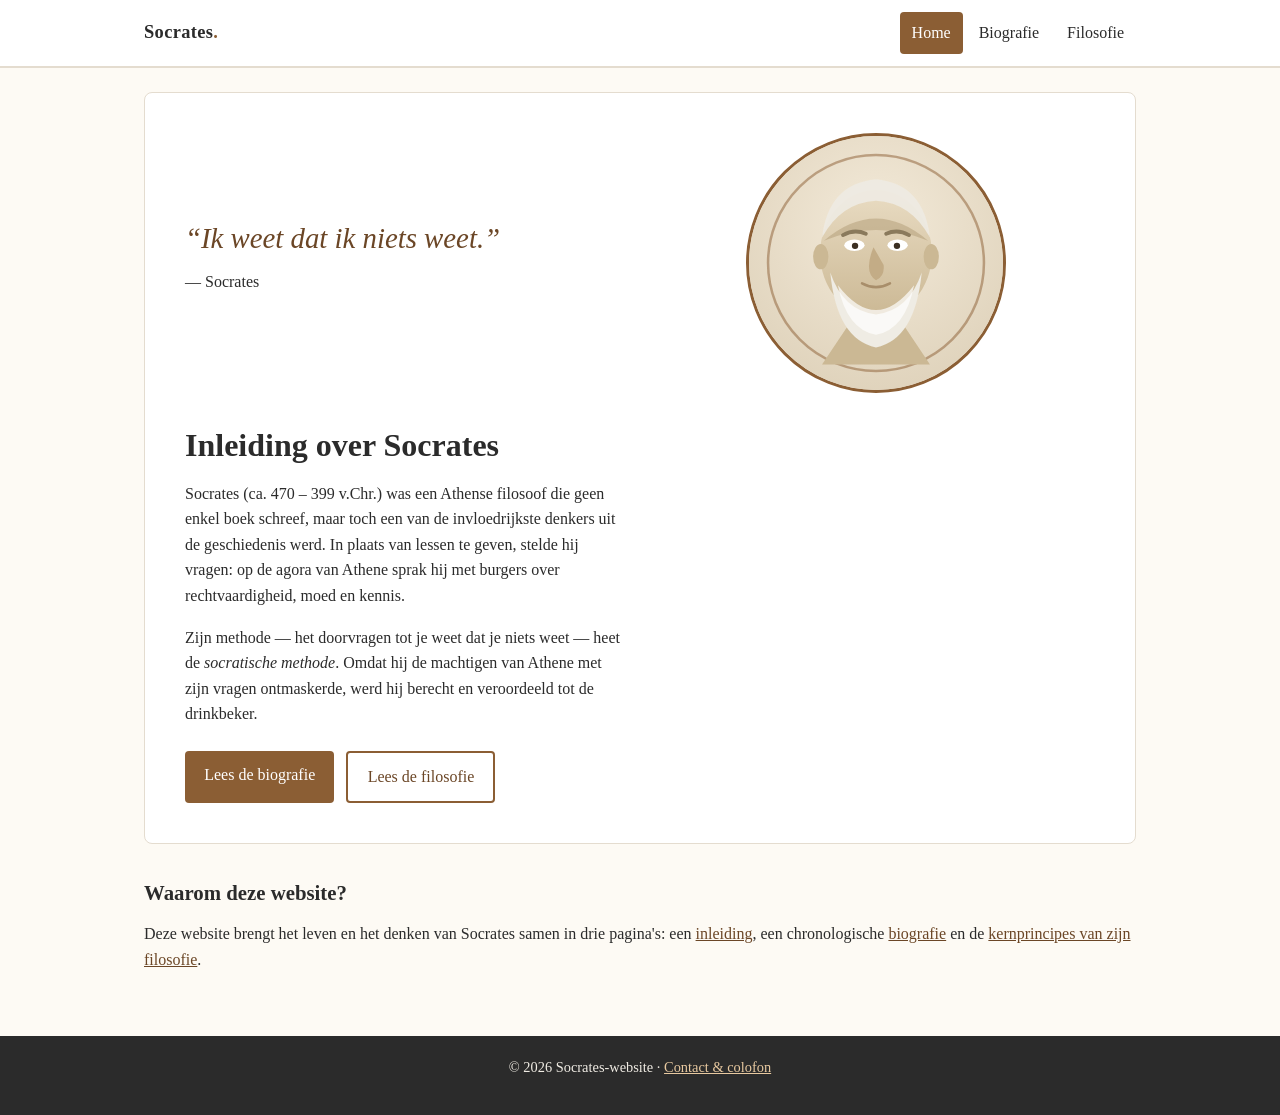
<file: index.html>
<!DOCTYPE html>
<html lang="nl">
<head>
  <meta charset="UTF-8">
  <meta name="viewport" content="width=device-width, initial-scale=1.0">
  <title>Homepagina met inleiding over Socrates</title>
  <meta name="description" content="Homepagina met inleiding over Socrates: wie was Socrates en waarom is zijn denken nog steeds belangrijk?">
  <link rel="stylesheet" href="css/style.css">
</head>
<body>
  <header class="site-header">
    <nav class="nav-inner" aria-label="Hoofdmenu">
      <a class="logo" href="index.html">Socrates<span>.</span></a>
      <button class="menu-knop" id="menuKnop" aria-expanded="false" aria-controls="menuList" aria-label="Menu openen">&#9776;</button>
      <ul class="menu-list" id="menuList">
        <li><a href="index.html" class="actief" aria-current="page">Home</a></li>
        <li><a href="biografie.html">Biografie</a></li>
        <li><a href="filosofie.html">Filosofie</a></li>
      </ul>
    </nav>
  </header>

  <main>
    <section class="hero" id="hero">
      <div>
        <p class="hero-citaat" id="heroCitaat">&ldquo;Ik weet dat ik niets weet.&rdquo;</p>
        <p class="hero-auteur">&mdash; Socrates</p>
      </div>
      <img class="hero-afbeelding"
           src="img/socrates.svg"
           alt="Illustratie van Socrates">
      <div>
        <h1>Inleiding over Socrates</h1>
        <p>
          Socrates (ca. 470 &ndash; 399 v.Chr.) was een Athense filosoof die geen enkel boek
          schreef, maar toch een van de invloedrijkste denkers uit de geschiedenis werd.
          In plaats van lessen te geven, stelde hij vragen: op de agora van Athene sprak hij
          met burgers over rechtvaardigheid, moed en kennis.
        </p>
        <p>
          Zijn methode &mdash; het doorvragen tot je weet dat je niets weet &mdash; heet de
          <em>socratische methode</em>. Omdat hij de machtigen van Athene met zijn vragen
          ontmaskerde, werd hij berecht en veroordeeld tot de drinkbeker.
        </p>
        <div class="knoppen">
          <a class="knop" href="biografie.html">Lees de biografie</a>
          <a class="knop secundair" href="filosofie.html">Lees de filosofie</a>
        </div>
      </div>
    </section>

    <section>
      <h2>Waarom deze website?</h2>
      <p>
        Deze website brengt het leven en het denken van Socrates samen in drie pagina's:
        een <a href="index.html">inleiding</a>, een chronologische
        <a href="biografie.html">biografie</a> en de
        <a href="filosofie.html">kernprincipes van zijn filosofie</a>.
      </p>
    </section>
  </main>

  <footer class="site-footer">
    <p>&copy; 2026 Socrates-website &middot; <a href="filosofie.html">Contact &amp; colofon</a></p>
  </footer>

  <script src="js/main.js"></script>
</body>
</html>
</file>
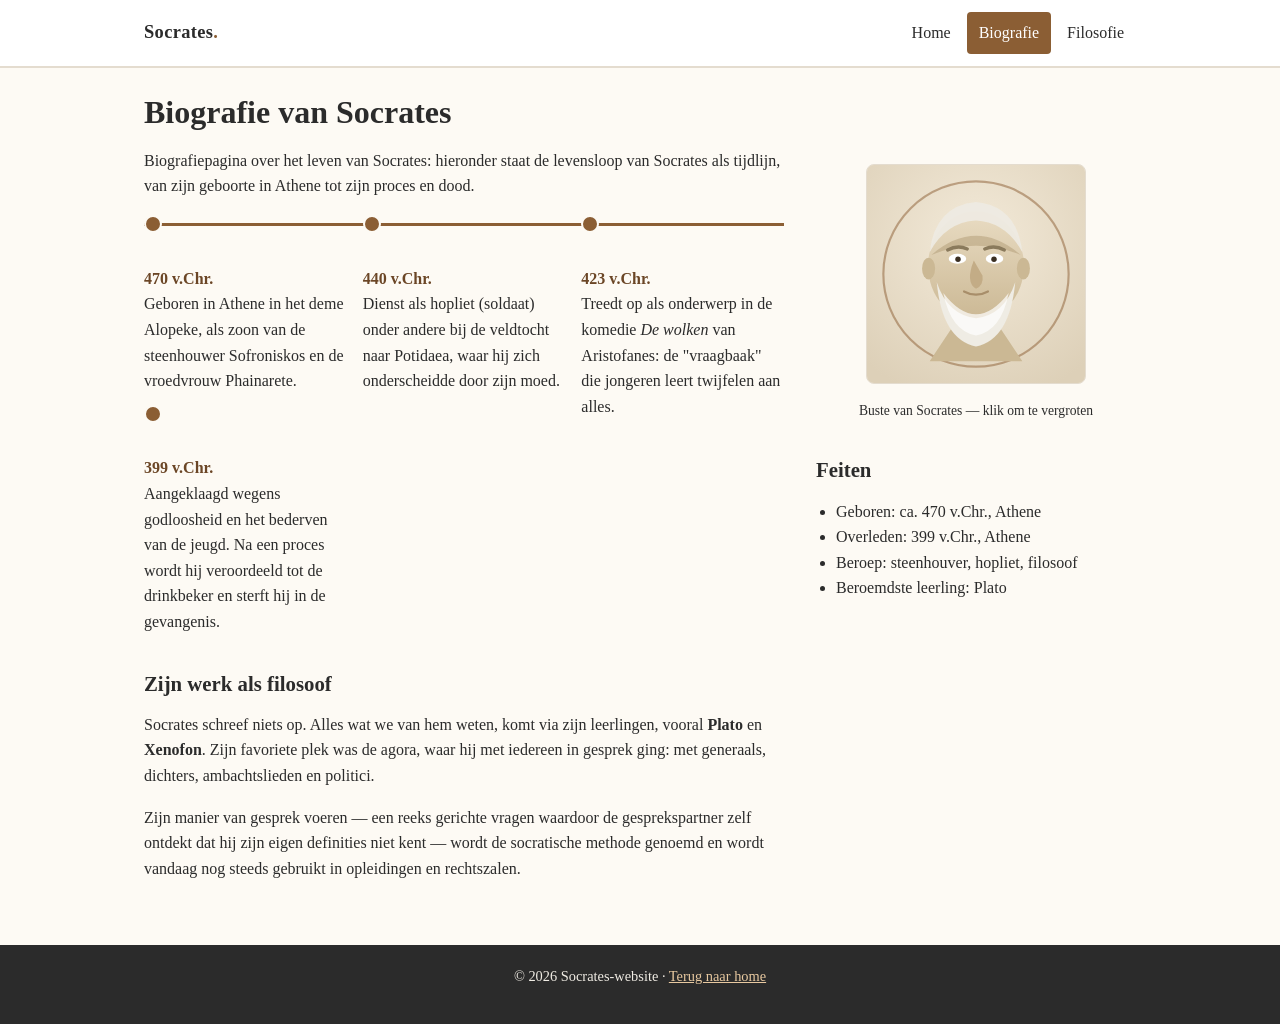
<file: biografie.html>
<!DOCTYPE html>
<html lang="nl">
<head>
  <meta charset="UTF-8">
  <meta name="viewport" content="width=device-width, initial-scale=1.0">
  <title>Biografiepagina over het leven van Socrates</title>
  <meta name="description" content="Biografiepagina over het leven van Socrates: tijdlijn van geboorte in Athene tot zijn dood in 399 v.Chr.">
  <link rel="stylesheet" href="css/style.css">
</head>
<body>
  <header class="site-header">
    <nav class="nav-inner" aria-label="Hoofdmenu">
      <a class="logo" href="index.html">Socrates<span>.</span></a>
      <button class="menu-knop" id="menuKnop" aria-expanded="false" aria-controls="menuList" aria-label="Menu openen">&#9776;</button>
      <ul class="menu-list" id="menuList">
        <li><a href="index.html">Home</a></li>
        <li><a href="biografie.html" class="actief" aria-current="page">Biografie</a></li>
        <li><a href="filosofie.html">Filosofie</a></li>
      </ul>
    </nav>
  </header>

  <main>
    <h1>Biografie van Socrates</h1>

    <div class="biografie-grid">
      <div>
        <p>
          Biografiepagina over het leven van Socrates: hieronder staat de levensloop van
          Socrates als tijdlijn, van zijn geboorte in Athene tot zijn proces en dood.
        </p>

        <ul class="tijdlijn" id="tijdlijn">
          <li>
            <span class="jaar">470 v.Chr.</span>
            Geboren in Athene in het deme Alopeke, als zoon van de steenhouwer Sofroniskos
            en de vroedvrouw Phainarete.
          </li>
          <li>
            <span class="jaar">440 v.Chr.</span>
            Dienst als hopliet (soldaat) onder andere bij de veldtocht naar Potidaea, waar hij
            zich onderscheidde door zijn moed.
          </li>
          <li>
            <span class="jaar">423 v.Chr.</span>
            Treedt op als onderwerp in de komedie <em>De wolken</em> van Aristofanes: de
            "vraagbaak" die jongeren leert twijfelen aan alles.
          </li>
          <li>
            <span class="jaar">399 v.Chr.</span>
            Aangeklaagd wegens godloosheid en het bederven van de jeugd. Na een proces wordt
            hij veroordeeld tot de drinkbeker en sterft hij in de gevangenis.
          </li>
        </ul>

        <h2>Zijn werk als filosoof</h2>
        <p>
          Socrates schreef niets op. Alles wat we van hem weten, komt via zijn leerlingen,
          vooral <strong>Plato</strong> en <strong>Xenofon</strong>. Zijn favoriete plek was de
          agora, waar hij met iedereen in gesprek ging: met generaals, dichters, ambachtslieden
          en politici.
        </p>
        <p>
          Zijn manier van gesprek voeren &mdash; een reeks gerichte vragen waardoor de
          gesprekspartner zelf ontdekt dat hij zijn eigen definities niet kent &mdash; wordt de
          socratische methode genoemd en wordt vandaag nog steeds gebruikt in opleidingen en
          rechtszalen.
        </p>
      </div>

      <aside>
        <img class="portret"
             id="portret"
             src="img/socrates.svg"
             alt="Illustratieportret van Socrates">
        <p style="text-align:center; font-size:0.85rem;">Buste van Socrates &mdash; klik om te vergroten</p>

        <h2>Feiten</h2>
        <ul style="padding-left:1.25rem;">
          <li>Geboren: ca. 470 v.Chr., Athene</li>
          <li>Overleden: 399 v.Chr., Athene</li>
          <li>Beroep: steenhouver, hopliet, filosoof</li>
          <li>Beroemdste leerling: Plato</li>
        </ul>
      </aside>
    </div>
  </main>

  <footer class="site-footer">
    <p>&copy; 2026 Socrates-website &middot; <a href="index.html">Terug naar home</a></p>
  </footer>

  <script src="js/main.js"></script>
</body>
</html>
</file>
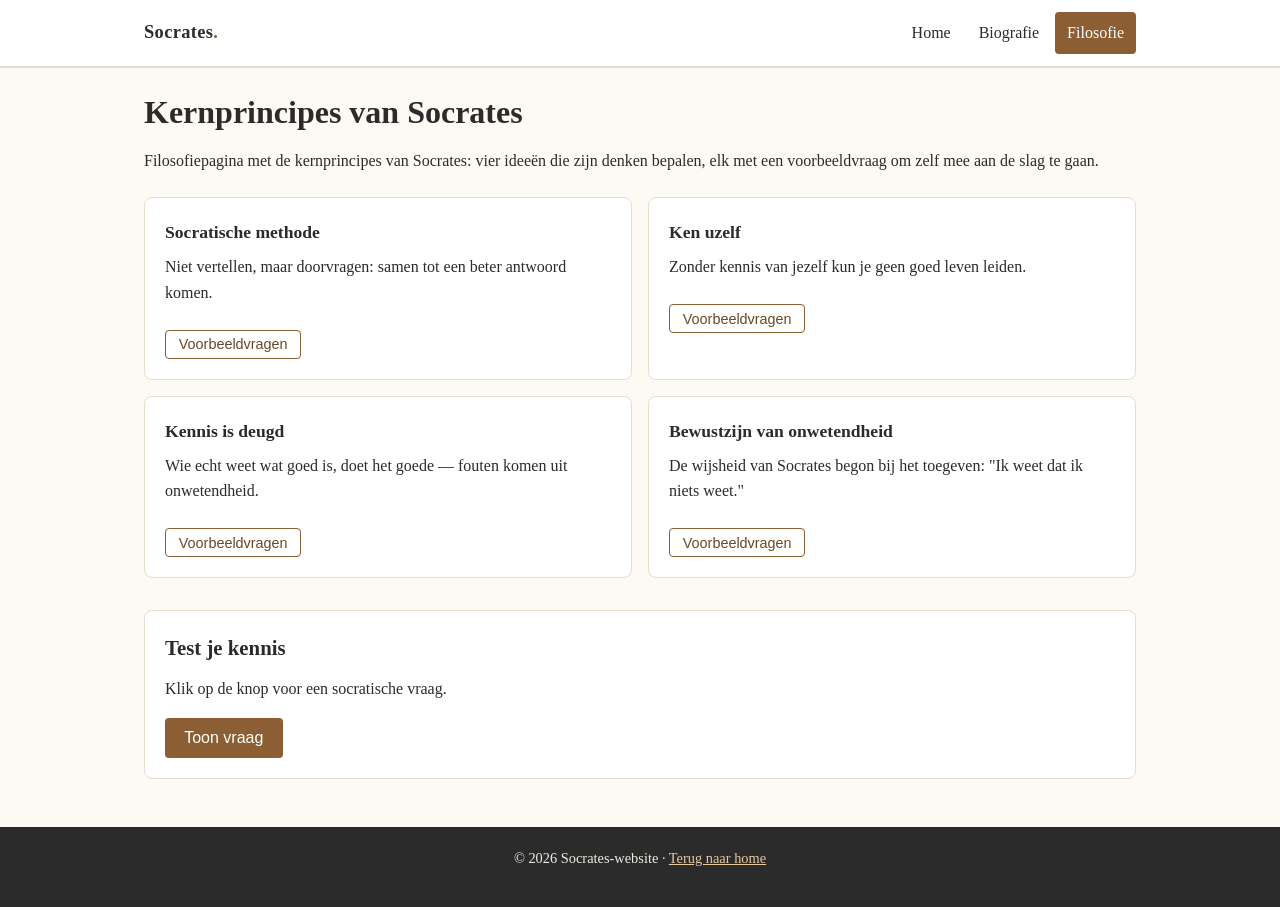
<file: filosofie.html>
<!DOCTYPE html>
<html lang="nl">
<head>
  <meta charset="UTF-8">
  <meta name="viewport" content="width=device-width, initial-scale=1.0">
  <title>Filosofiepagina met de kernprincipes van Socrates</title>
  <meta name="description" content="Filosofiepagina met de kernprincipes van Socrates: socratische methode, ken uzelf, kennis is deugd en bewustzijn van onwetendheid.">
  <link rel="stylesheet" href="css/style.css">
</head>
<body>
  <header class="site-header">
    <nav class="nav-inner" aria-label="Hoofdmenu">
      <a class="logo" href="index.html">Socrates<span>.</span></a>
      <button class="menu-knop" id="menuKnop" aria-expanded="false" aria-controls="menuList" aria-label="Menu openen">&#9776;</button>
      <ul class="menu-list" id="menuList">
        <li><a href="index.html">Home</a></li>
        <li><a href="biografie.html">Biografie</a></li>
        <li><a href="filosofie.html" class="actief" aria-current="page">Filosofie</a></li>
      </ul>
    </nav>
  </header>

  <main>
    <h1>Kernprincipes van Socrates</h1>
    <p>
      Filosofiepagina met de kernprincipes van Socrates: vier ideeën die zijn denken
      bepalen, elk met een voorbeeldvraag om zelf mee aan de slag te gaan.
    </p>

    <div class="kaartjes" id="kaartjes">
      <article class="kaart" data-id="methode">
        <h3>Socratische methode</h3>
        <p>Niet vertellen, maar doorvragen: samen tot een beter antwoord komen.</p>
        <button class="kaart-toggle" aria-expanded="false">Voorbeeldvragen</button>
        <div class="meer">
          <ul style="padding-left:1.25rem;">
            <li>Wat bedoel je precies met "rechtvaardig"?</li>
            <li>Geldt die regel ook voor je vijanden?</li>
            <li>Waarom zou iemand die weten overtreden?</li>
          </ul>
        </div>
      </article>

      <article class="kaart" data-id="ken-uzelf">
        <h3>Ken uzelf</h3>
        <p>Zonder kennis van jezelf kun je geen goed leven leiden.</p>
        <button class="kaart-toggle" aria-expanded="false">Voorbeeldvragen</button>
        <div class="meer">
          <ul style="padding-left:1.25rem;">
            <li>Welke overtuiging heb je nooit getoetst?</li>
            <li>Wat maakt jou tot wie je bent?</li>
            <li>Welke eigenschap van jezelf negeer je het meest?</li>
          </ul>
        </div>
      </article>

      <article class="kaart" data-id="kennis-is-deugd">
        <h3>Kennis is deugd</h3>
        <p>Wie echt weet wat goed is, doet het goede &mdash; fouten komen uit onwetendheid.</p>
        <button class="kaart-toggle" aria-expanded="false">Voorbeeldvragen</button>
        <div class="meer">
          <ul style="padding-left:1.25rem;">
            <li>Kan iemand met opzet iets kwaads doen?</li>
            <li>Wat zou je anders doen als je het écht wist?</li>
            <li>Is een fout maken een keuze of een gebrek aan kennis?</li>
          </ul>
        </div>
      </article>

      <article class="kaart" data-id="onwetendheid">
        <h3>Bewustzijn van onwetendheid</h3>
        <p>De wijsheid van Socrates begon bij het toegeven: "Ik weet dat ik niets weet."</p>
        <button class="kaart-toggle" aria-expanded="false">Voorbeeldvragen</button>
        <div class="meer">
          <ul style="padding-left:1.25rem;">
            <li>Waarvan denk je dat je het zeker weet, maar is het niet?</li>
            <li>Hoe weet je dat je het goed hebt?</li>
            <li>Wat moet je nog leren om een beter mens te zijn?</li>
          </ul>
        </div>
      </article>
    </div>

    <section class="quiz" id="quiz">
      <h2 style="margin-top:0;">Test je kennis</h2>
      <p id="quizVraag">Klik op de knop voor een socratische vraag.</p>
      <button class="knop" id="quizKnop" type="button">Toon vraag</button>
    </section>
  </main>

  <footer class="site-footer">
    <p>&copy; 2026 Socrates-website &middot; <a href="index.html">Terug naar home</a></p>
  </footer>

  <script src="js/main.js"></script>
</body>
</html>
</file>
<file: css/style.css>
/* =========================================================
   Socrates-website – stylesheet
   Responsive: mobile-first, breakpoints 480px en 1024px
   ========================================================= */

:root {
  --kleur-bg: #fdfaf4;
  --kleur-inkt: #2b2b2b;
  --kleur-accent: #8b5e34;
  --kleur-accent-dark: #6b4626;
  --kleur-kaart: #ffffff;
  --kleur-lijn: #e4dccf;
  --max-breedte: 1024px;
}

* {
  box-sizing: border-box;
  margin: 0;
  padding: 0;
}

html {
  scroll-behavior: smooth;
}

body {
  font-family: Georgia, "Times New Roman", serif;
  background: var(--kleur-bg);
  color: var(--kleur-inkt);
  line-height: 1.6;
}

img {
  max-width: 100%;
  height: auto;
}

a {
  color: var(--kleur-accent-dark);
}

/* ---------- Navigatie ---------- */

.site-header {
  background: var(--kleur-kaart);
  border-bottom: 2px solid var(--kleur-lijn);
  position: sticky;
  top: 0;
  z-index: 100;
}

.nav-inner {
  max-width: var(--max-breedte);
  margin: 0 auto;
  padding: 0.75rem 1rem;
  display: flex;
  align-items: center;
  justify-content: space-between;
  flex-wrap: wrap;
  gap: 0.5rem;
}

.logo {
  font-size: 1.15rem;
  font-weight: bold;
  text-decoration: none;
  color: var(--kleur-inkt);
  letter-spacing: 0.02em;
}

.logo span {
  color: var(--kleur-accent);
}

.menu-knop {
  display: inline-block;
  background: none;
  border: 1px solid var(--kleur-lijn);
  border-radius: 4px;
  font-size: 1.4rem;
  line-height: 1;
  padding: 0.35rem 0.6rem;
  cursor: pointer;
  color: var(--kleur-inkt);
}

.menu-list {
  list-style: none;
  width: 100%;
  display: none;
  flex-direction: column;
  gap: 0.25rem;
  padding-top: 0.5rem;
}

.menu-list.open {
  display: flex;
}

.menu-list a {
  display: block;
  padding: 0.5rem 0.75rem;
  text-decoration: none;
  color: var(--kleur-inkt);
  border-radius: 4px;
}

.menu-list a:hover,
.menu-list a:focus {
  background: var(--kleur-bg);
}

.menu-list a.actief {
  background: var(--kleur-accent);
  color: #fff;
}

/* ---------- Layout ---------- */

main {
  max-width: var(--max-breedte);
  margin: 0 auto;
  padding: 1.5rem 1rem 3rem;
}

h1 {
  font-size: 1.7rem;
  margin-bottom: 1rem;
  line-height: 1.25;
}

h2 {
  font-size: 1.3rem;
  margin: 2rem 0 0.75rem;
}

p {
  margin-bottom: 1rem;
}

/* ---------- Hero (homepagina) ---------- */

.hero {
  text-align: center;
  padding: 2rem 1rem;
  background: var(--kleur-kaart);
  border: 1px solid var(--kleur-lijn);
  border-radius: 8px;
}

.hero-citaat {
  font-size: 1.5rem;
  font-style: italic;
  color: var(--kleur-accent-dark);
  margin-bottom: 0.5rem;
}

.hero-afbeelding {
  width: 160px;
  height: 160px;
  object-fit: cover;
  border-radius: 50%;
  border: 3px solid var(--kleur-accent);
  margin: 1rem auto;
  display: block;
  background: #efe7d8;
}

.knoppen {
  display: flex;
  flex-direction: column;
  gap: 0.75rem;
  margin-top: 1.5rem;
}

.knop {
  display: inline-block;
  padding: 0.7rem 1.2rem;
  background: var(--kleur-accent);
  color: #fff;
  text-decoration: none;
  border-radius: 4px;
  border: none;
  font-size: 1rem;
  cursor: pointer;
  text-align: center;
}

.knop:hover,
.knop:focus {
  background: var(--kleur-accent-dark);
}

.knop.secundair {
  background: transparent;
  color: var(--kleur-accent-dark);
  border: 2px solid var(--kleur-accent);
}

/* ---------- Tijdlijn (biografie) ---------- */

.tijdlijn {
  list-style: none;
  margin: 1.5rem 0;
  padding-left: 1.25rem;
  border-left: 3px solid var(--kleur-accent);
}

.tijdlijn li {
  position: relative;
  padding: 0 0 1.5rem 1.25rem;
}

.tijdlijn li::before {
  content: "";
  position: absolute;
  left: -1.56rem;
  top: 0.35rem;
  width: 14px;
  height: 14px;
  background: var(--kleur-accent);
  border: 2px solid var(--kleur-bg);
  border-radius: 50%;
}

.tijdlijn .jaar {
  font-weight: bold;
  color: var(--kleur-accent-dark);
  display: block;
}

.portret {
  display: block;
  margin: 1rem auto;
  width: 220px;
  border-radius: 8px;
  border: 1px solid var(--kleur-lijn);
  background: #efe7d8;
  cursor: zoom-in;
}

/* ---------- Kaartjes (filosofie) ---------- */

.kaartjes {
  display: grid;
  grid-template-columns: 1fr;
  gap: 1rem;
  margin-top: 1.5rem;
}

.kaart {
  background: var(--kleur-kaart);
  border: 1px solid var(--kleur-lijn);
  border-radius: 8px;
  padding: 1.25rem;
}

.kaart h3 {
  font-size: 1.1rem;
  margin-bottom: 0.5rem;
}

.kaart .meer {
  display: none;
  margin-top: 0.75rem;
  padding-top: 0.75rem;
  border-top: 1px dashed var(--kleur-lijn);
}

.kaart.open .meer {
  display: block;
}

.kaart-toggle {
  background: none;
  border: 1px solid var(--kleur-accent);
  color: var(--kleur-accent-dark);
  border-radius: 4px;
  padding: 0.35rem 0.8rem;
  cursor: pointer;
  font-size: 0.9rem;
  margin-top: 0.5rem;
}

/* ---------- Quiz (filosofie) ---------- */

.quiz {
  margin-top: 2rem;
  background: var(--kleur-kaart);
  border: 1px solid var(--kleur-lijn);
  border-radius: 8px;
  padding: 1.25rem;
}

/* ---------- Footer ---------- */

.site-footer {
  background: var(--kleur-inkt);
  color: #f0ece4;
  text-align: center;
  padding: 1.25rem 1rem;
  font-size: 0.9rem;
}

.site-footer a {
  color: #e8c9a0;
}

/* =========================================================
   Tablet: vanaf 480px
   ========================================================= */
@media (min-width: 480px) {
  .knoppen {
    flex-direction: row;
    justify-content: center;
  }

  h1 {
    font-size: 2rem;
  }

  .hero-citaat {
    font-size: 1.8rem;
  }
}

/* =========================================================
   Desktop: vanaf 1024px – horizontaal menu, grid, 2 kolommen
   ========================================================= */
@media (min-width: 1024px) {
  .menu-knop {
    display: none;
  }

  .menu-list {
    display: flex;
    flex-direction: row;
    width: auto;
    gap: 0.25rem;
    padding-top: 0;
  }

  .hero {
    display: grid;
    grid-template-columns: 1fr 1fr;
    align-items: center;
    gap: 2rem;
    text-align: left;
    padding: 2.5rem;
  }

  .hero-afbeelding {
    width: 260px;
    height: 260px;
    margin: 0 auto;
  }

  .hero .knoppen {
    grid-column: 1 / -1;
    justify-content: flex-start;
  }

  .biografie-grid {
    display: grid;
    grid-template-columns: 2fr 1fr;
    gap: 2rem;
    align-items: start;
  }

  .kaartjes {
    grid-template-columns: 1fr 1fr;
  }

  .tijdlijn {
    border-left: none;
    border-top: 3px solid var(--kleur-accent);
    padding-left: 0;
    padding-top: 1.25rem;
    display: grid;
    grid-template-columns: repeat(3, 1fr);
    gap: 1rem;
  }

  .tijdlijn li {
    padding: 1.25rem 0 0;
  }

  .tijdlijn li::before {
    left: 0;
    top: -1.9rem;
  }
}
</file>
